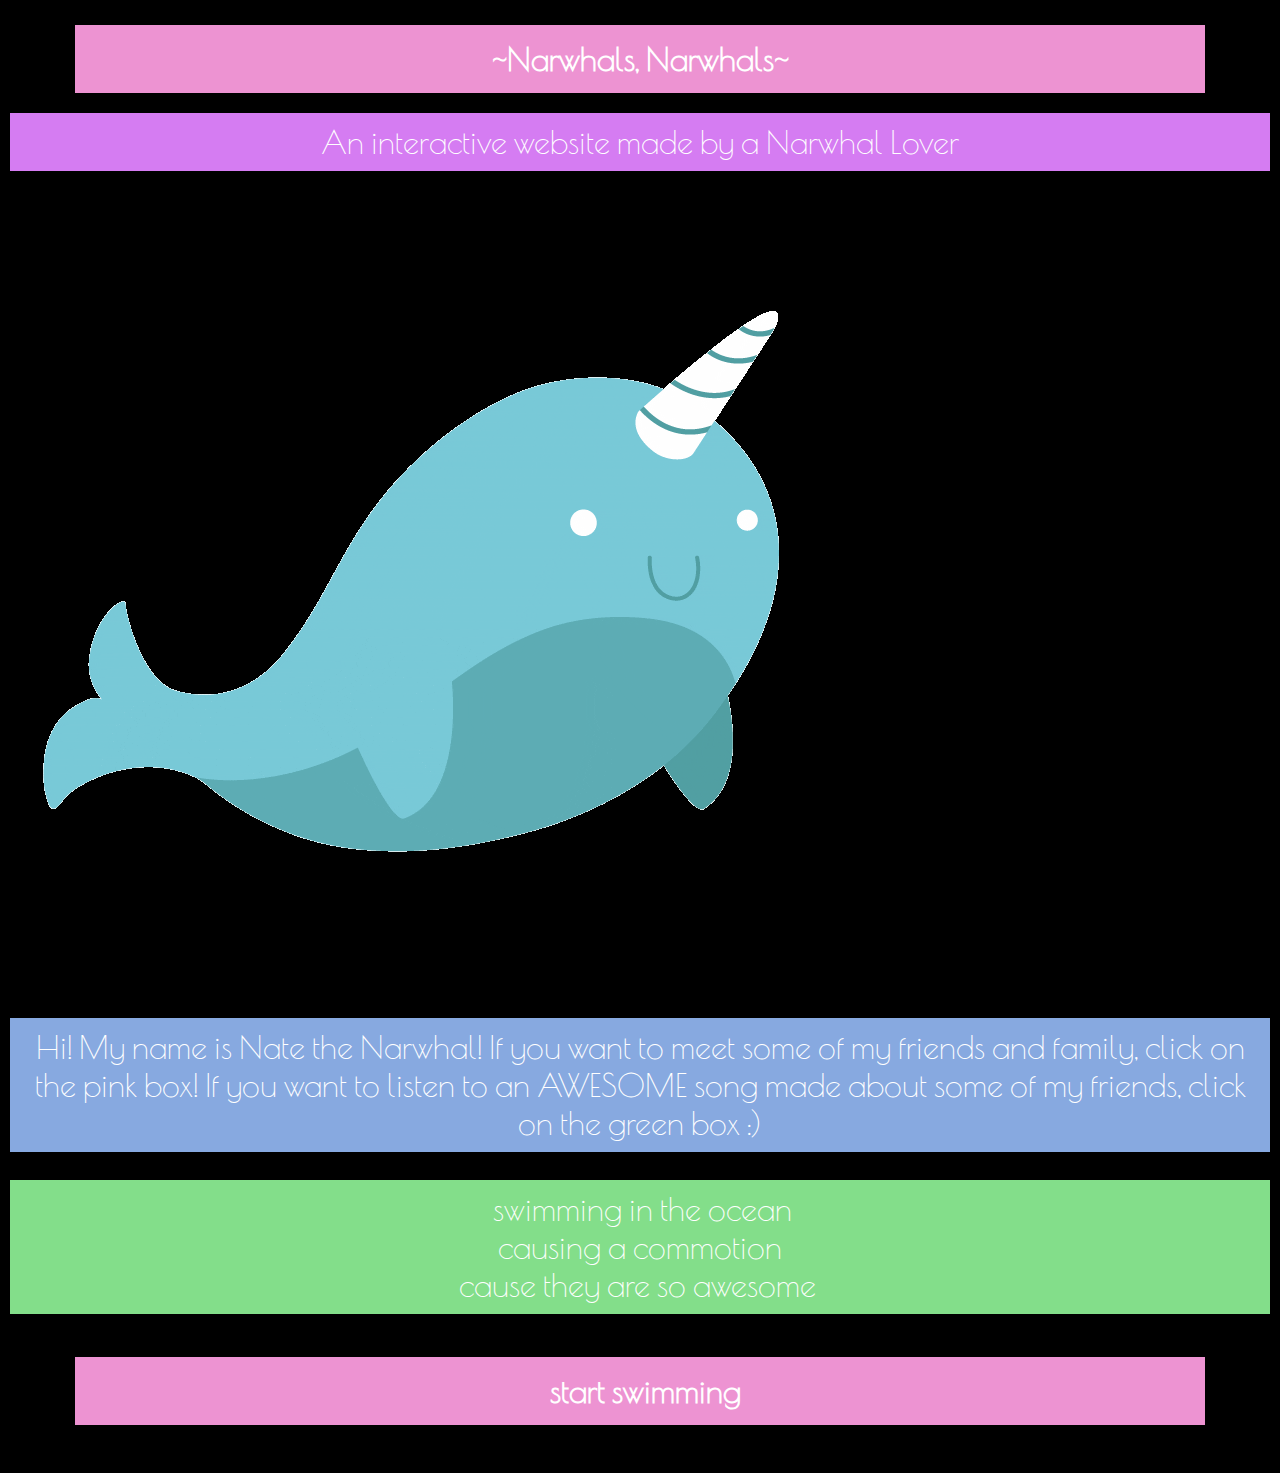
<file: index.html>
<!DOCTYPE html>
<html lang="en" dir="ltr">
<head>
    <meta charset="utf-8">
    <title>Welcome!</title>
    <link rel="stylesheet" type="text/css" href="css/style.css">
</head>
  <h1>~Narwhals, Narwhals~</h1>
  <div class="boxes" id="Div2">An interactive website made by a Narwhal Lover</div>
<body>
<space>
  <img src="images/Narwhal.gif"</a></p>
<space>
  <div class="boxes" id="text"> Hi! My name is Nate the Narwhal! If you want to meet some of my friends and family, click on the pink box! If you want to listen to an AWESOME song made about some of my friends, click on the green box :) </div>
<space>
  <div class="boxes" id="Div3"><a href="Narwhal_Vid.html"> swimming in the ocean<br>
  causing a commotion <br>
  cause they are so awesome</div>
<space>
  <h1><a href="page2.html"> start swimming</a></h1>
</body>
</html>
</file>
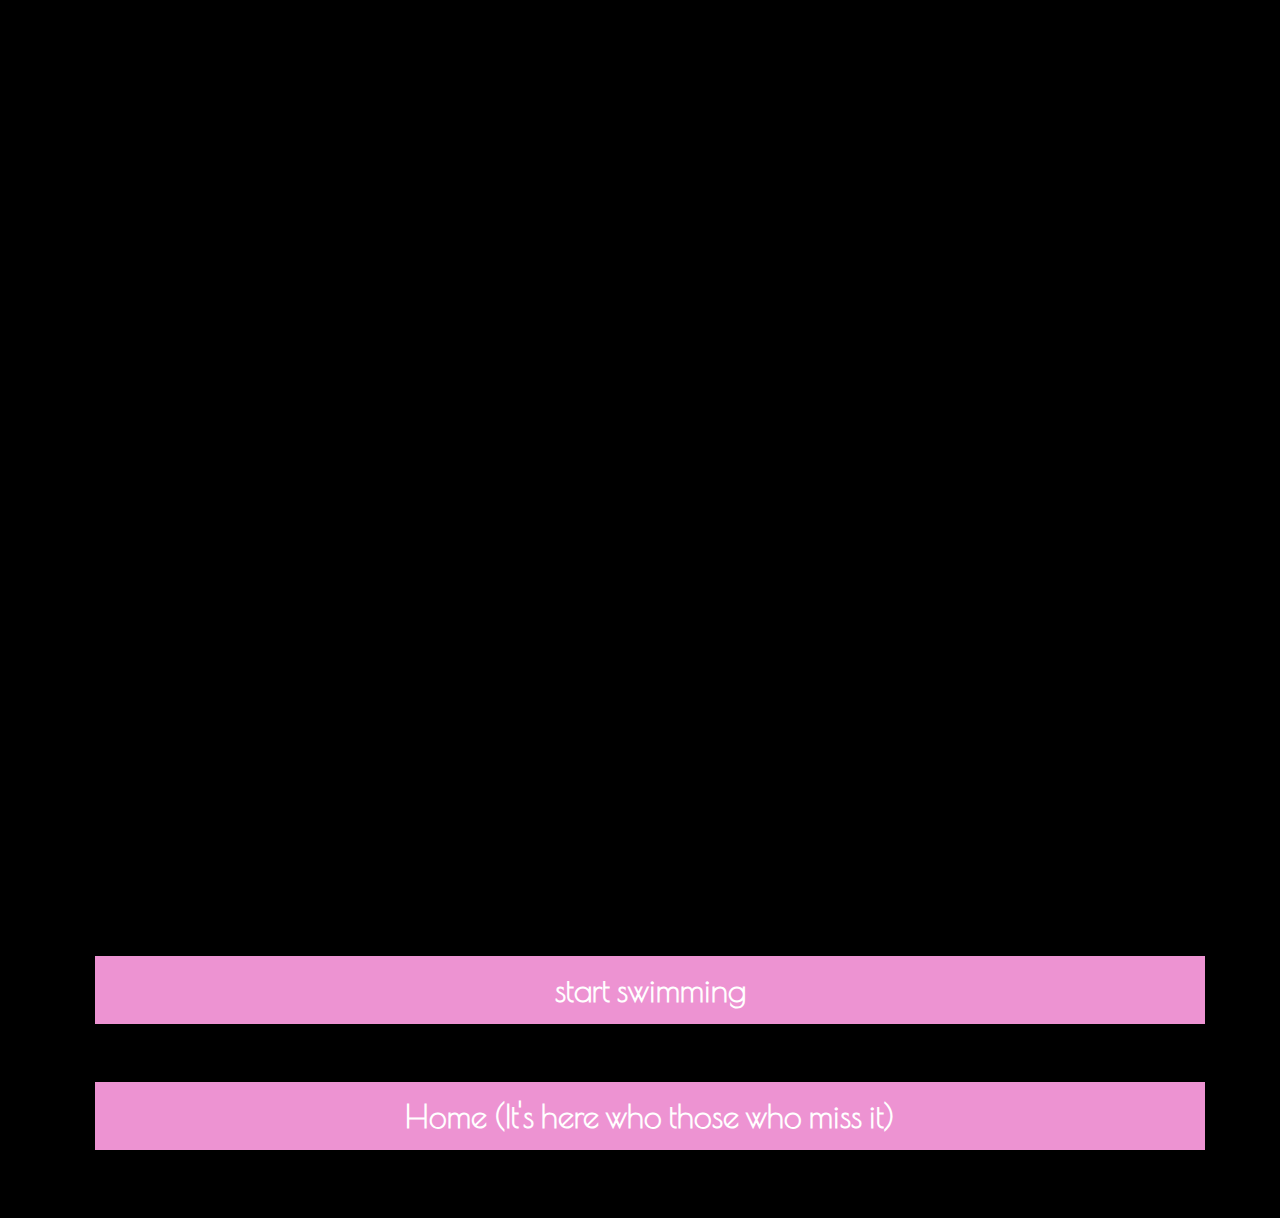
<file: Narwhal_Vid.html>
.<!DOCTYPE html>
<html lang="en" dir="ltr">
<head>
    <meta charset="utf-8">
    <title>Narwhals : animated music video : MrWeebl</title>
    <link rel="stylesheet" type="text/css" href="css/style.css">
</head>
<body>
<div class="boxes" id="Video"><iframe width="1120" height="630" src="https://www.youtube.com/embed/ykwqXuMPsoc" frameborder="0" allow="accelerometer; autoplay; encrypted-media; gyroscope; picture-in-picture" allowfullscreen></iframe></div>
<space>
  <h1><a href="page2.html"> start swimming</a></h1>
<space>
  <h1><a href="index.html">Home (It's here who those who miss it)</a></h1>
</body>
</html>
</file>
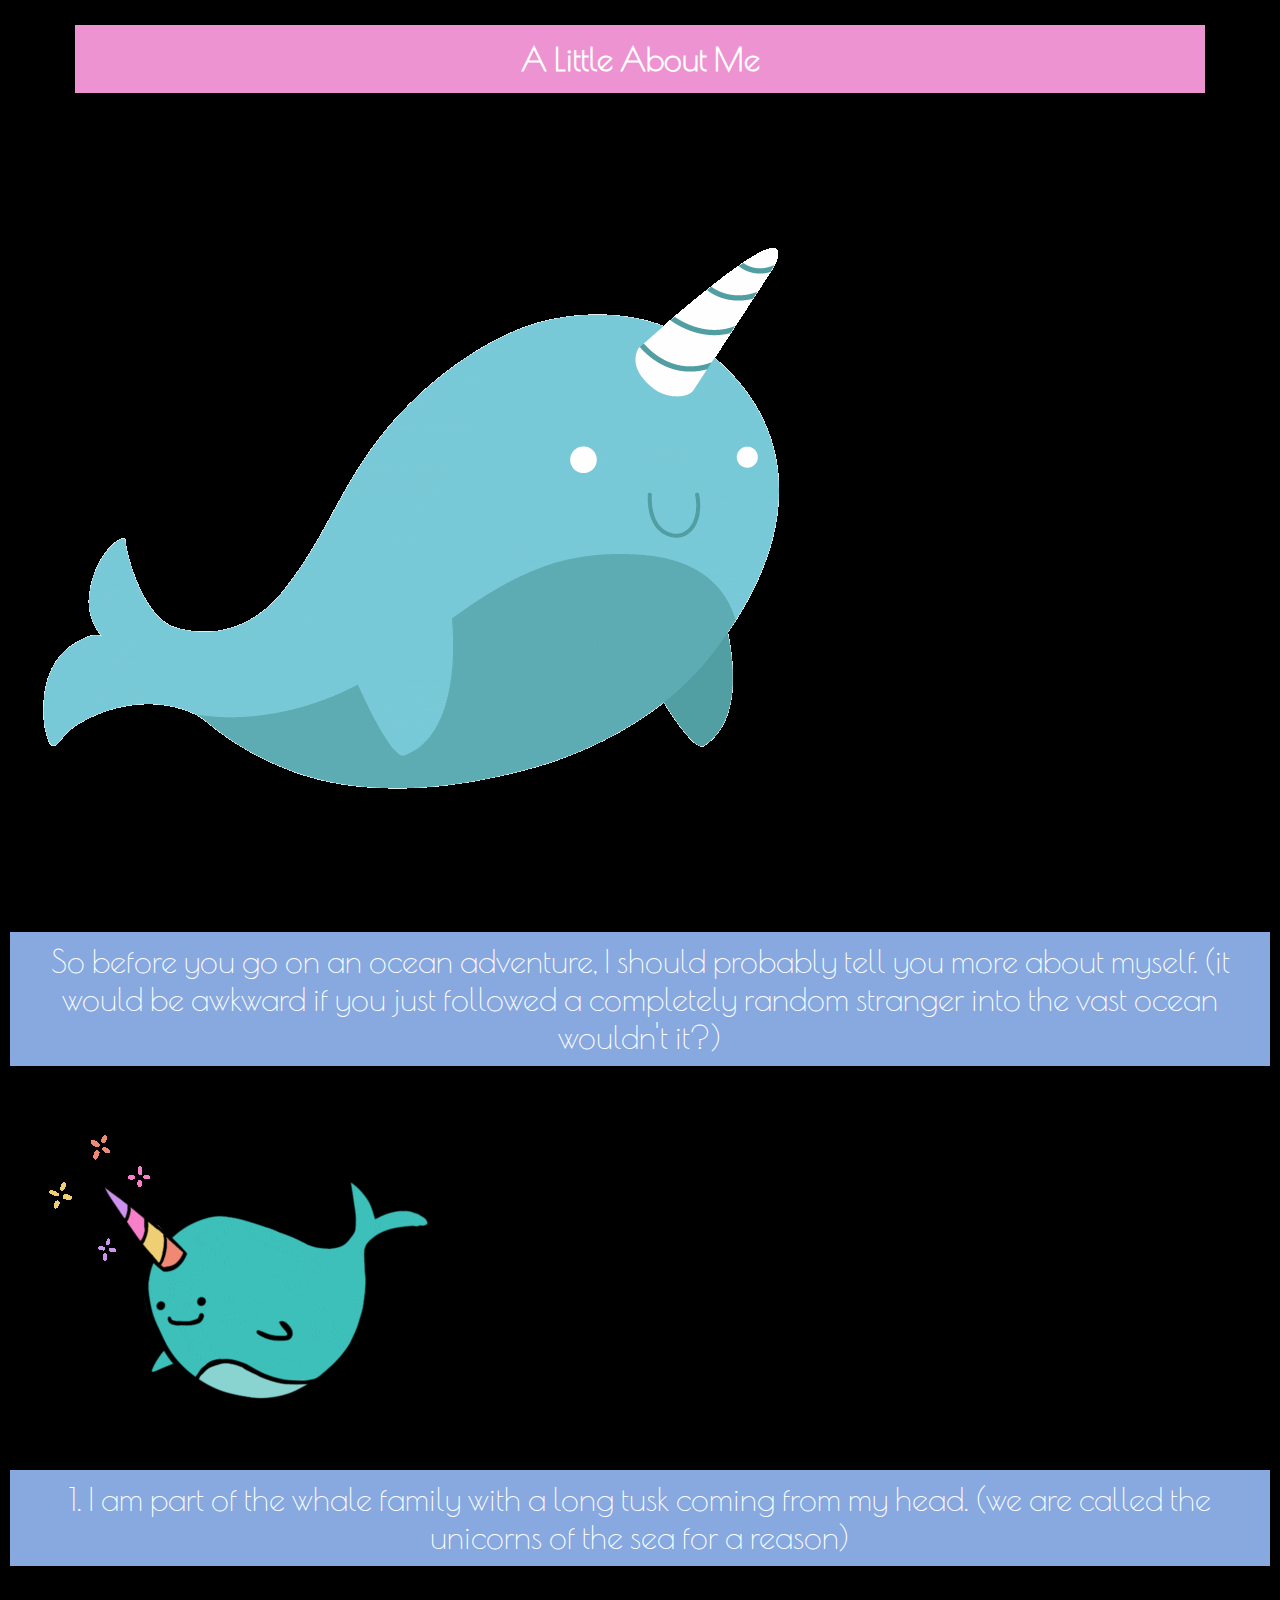
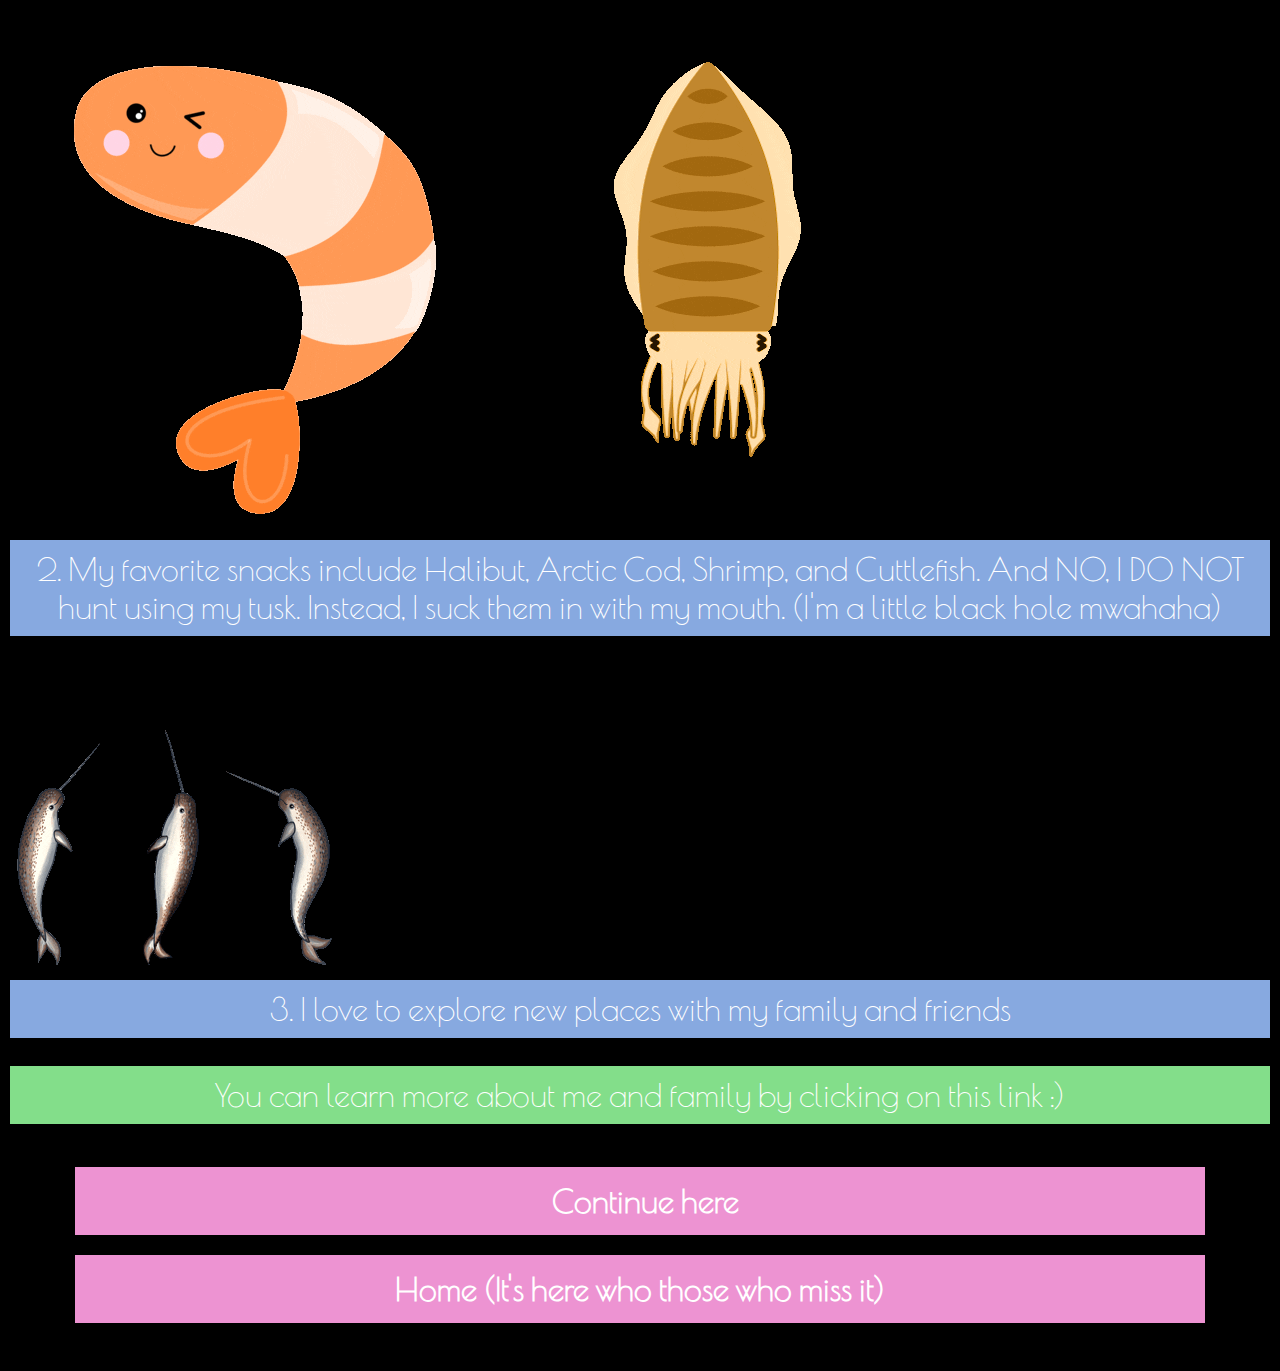
<file: page2.html>
<!DOCTYPE html>
<html lang="en" dir="ltr">
  <head>
    <meta charset="utf-8">
    <title>A Little About Me</title>
    <link rel="stylesheet" type="text/css" href="css/style.css">
  </head>
  <body>
  <h1> A Little About Me</h1>
<space>
<img src="images/Narwhal.gif">
    <div class="boxes" id="text"> So before you go on an ocean adventure, I should probably tell you more about myself. (it would be awkward if you just followed a completely random stranger into the vast ocean wouldn't it?)</div>
<space>
<img src="images/narwhal2.gif">
    <div class="boxes" id="text">1. I am part of the whale family with a long tusk coming from my head. (we are called the unicorns of the sea for a reason)</div>
<space>
<img src="images/shrimp.gif">
<img src="images/cuttlefish.gif">
    <div class="boxes" id="text">2. My favorite snacks include Halibut, Arctic Cod, Shrimp, and Cuttlefish. And NO, I DO NOT hunt using my tusk. Instead, I suck them in with my mouth. (I'm a little black hole mwahaha)</div>
<space>
<img src="images/3narwhals.gif">
    <div class="boxes" id="text">3. I love to explore new places with my family and friends</div>
<space>
    <div class="boxes" id="Div3"><a href="https://en.wikipedia.org/wiki/Narwhal">You can learn more about me and family by clicking on this link :)</div>
<space>
  <h1><a href="page3.html">Continue here</a></h1>
  <h1><a href="index.html">Home (It's here who those who miss it)</a></h1>
  </body>
</html>
</file>
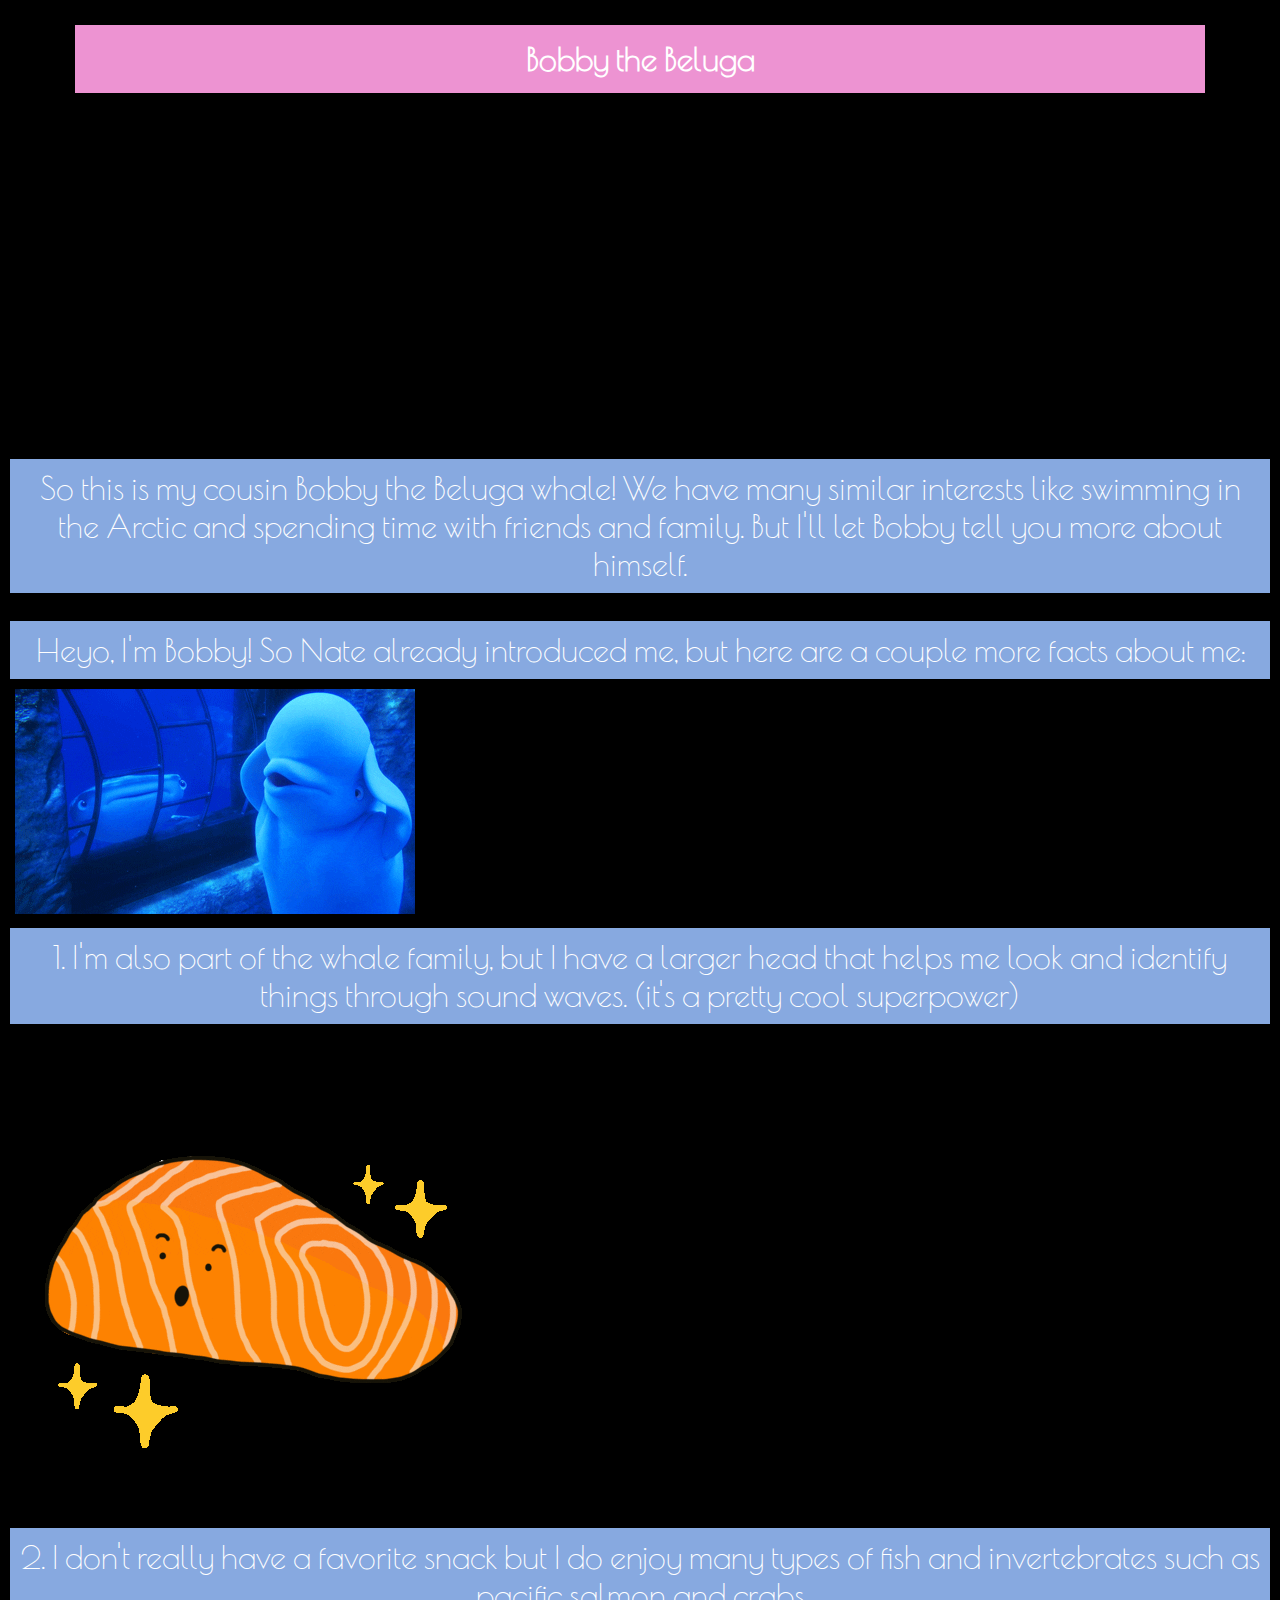
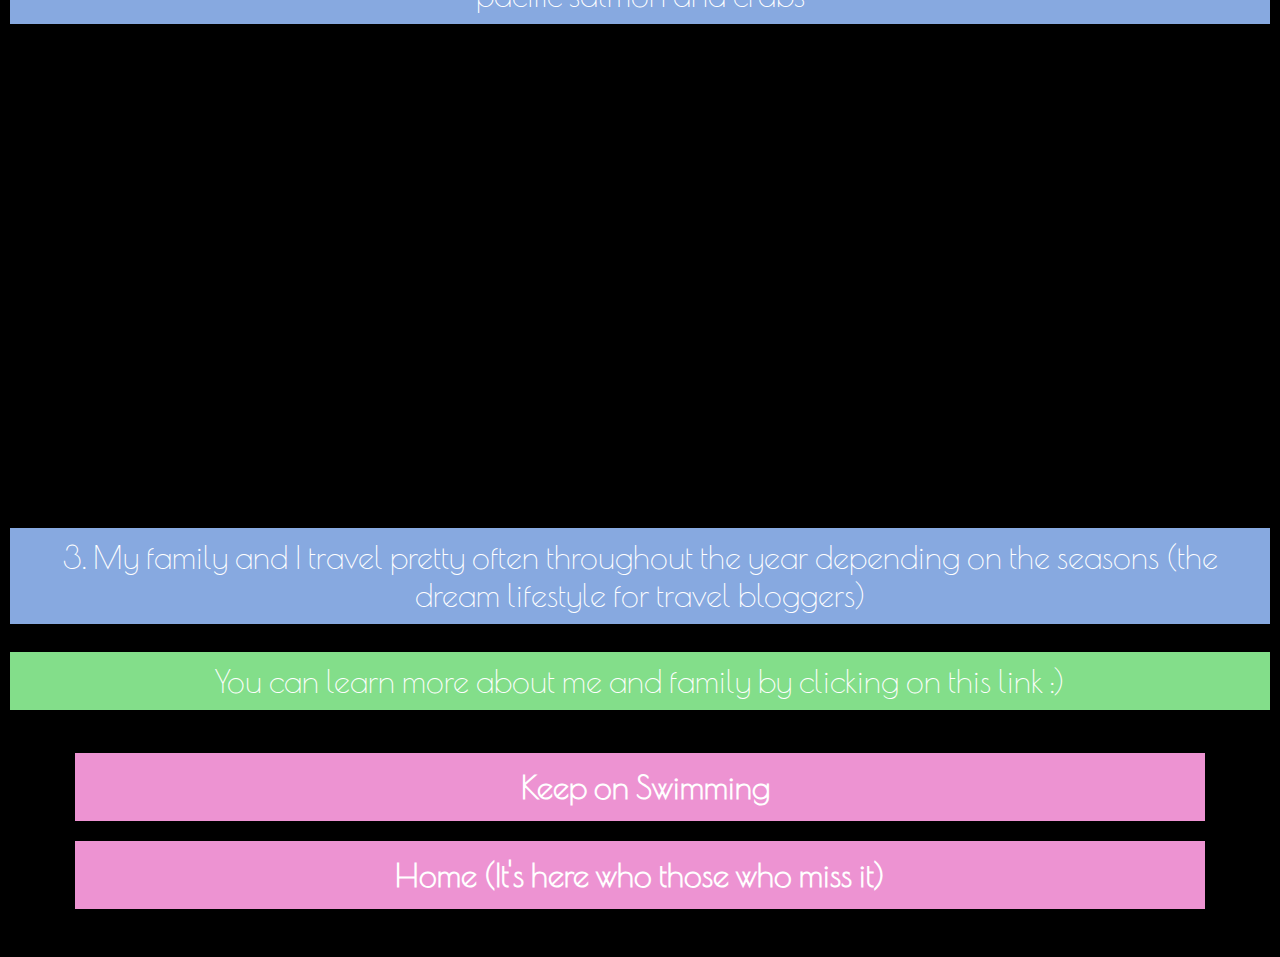
<file: page3.html>
<!DOCTYPE html>
<html lang="en" dir="ltr">
  <head>
    <meta charset="utf-8">
    <title>Bobby the Beluga</title>
    <link rel="stylesheet" type="text/css" href="css/style.css">
  </head>
  <body>
  <h1> Bobby the Beluga</h1>
<div style="width:40%;height:0;padding-bottom:25%;position:relative;"><iframe src="https://giphy.com/embed/xUPGcp084aN0TS7XdC" width="100%" height="100%" style="position:absolute" frameBorder="0" class="giphy-embed" allowFullScreen></iframe></div><p><a href="https://giphy.com/gifs/animation-2d-piano-xUPGcp084aN0TS7XdC"></a></p>
<space>
    <div class="boxes" id="text"> So this is my cousin Bobby the Beluga whale! We have many similar interests like swimming in the Arctic and spending time with friends and family. But I'll let Bobby tell you more about himself.</div>
<space>
    <div class="boxes" id="text"> Heyo, I'm Bobby! So Nate already introduced me, but here are a couple more facts about me: </div>
<space>
<img src="images/bighead.gif">
    <div class="boxes" id="text"> 1. I'm also part of the whale family, but I have a larger head that helps me look and identify things through sound waves. (it's a pretty cool superpower)</div>
<space>
<img src="images/salmon.gif">
    <div class="boxes" id="text"> 2. I don't really have a favorite snack but I do enjoy many types of fish and invertebrates such as pacific salmon and crabs</div>
<space>
<img src="images/plane.gif">
    <div class="boxes" id="text"> 3. My family and I travel pretty often throughout the year depending on the seasons (the dream lifestyle for travel bloggers)</div>
<space>
    <div class="boxes" id="Div3"><a href="https://en.wikipedia.org/wiki/Beluga_whale">You can learn more about me and family by clicking on this link :)</div>
<space>
  <h1><a href="page4.html">Keep on Swimming</a></h1>
  <h1><a href="index.html">Home (It's here who those who miss it)</a></h1>
  </body>
</html>
</file>
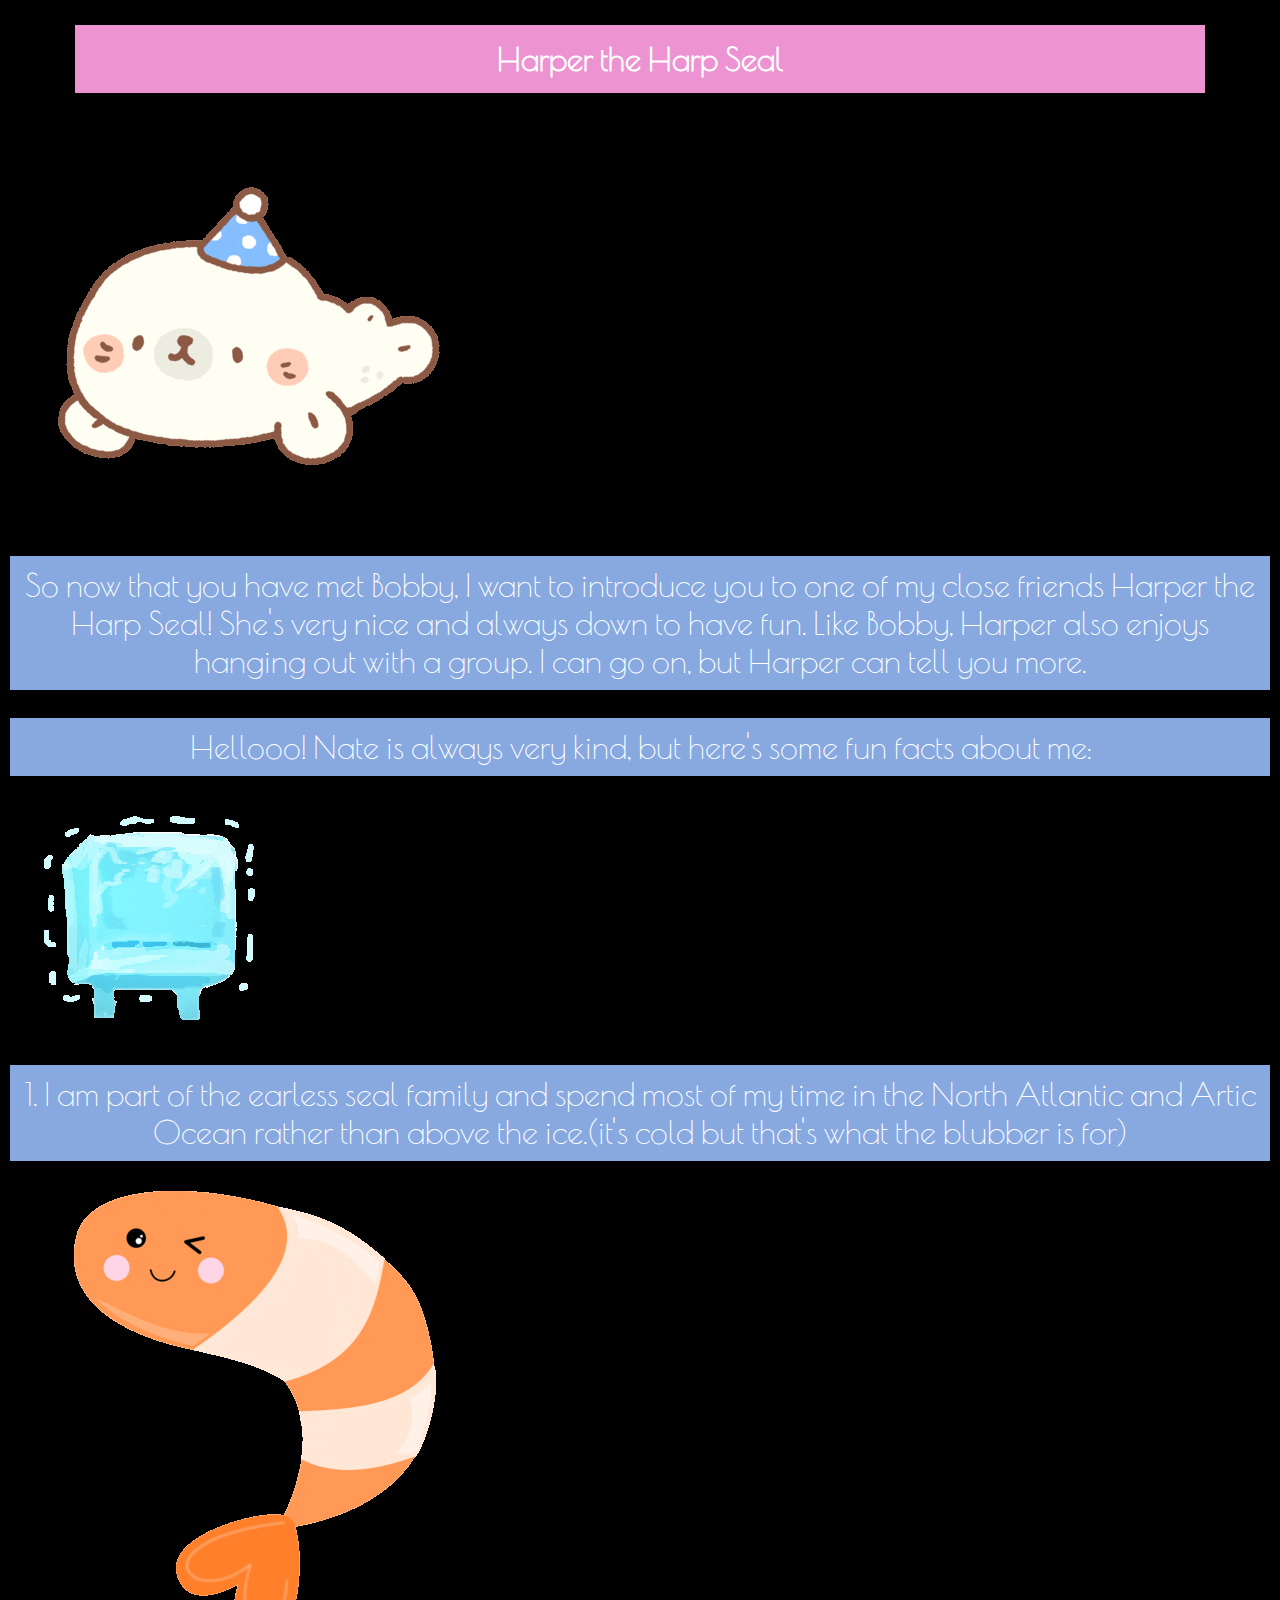
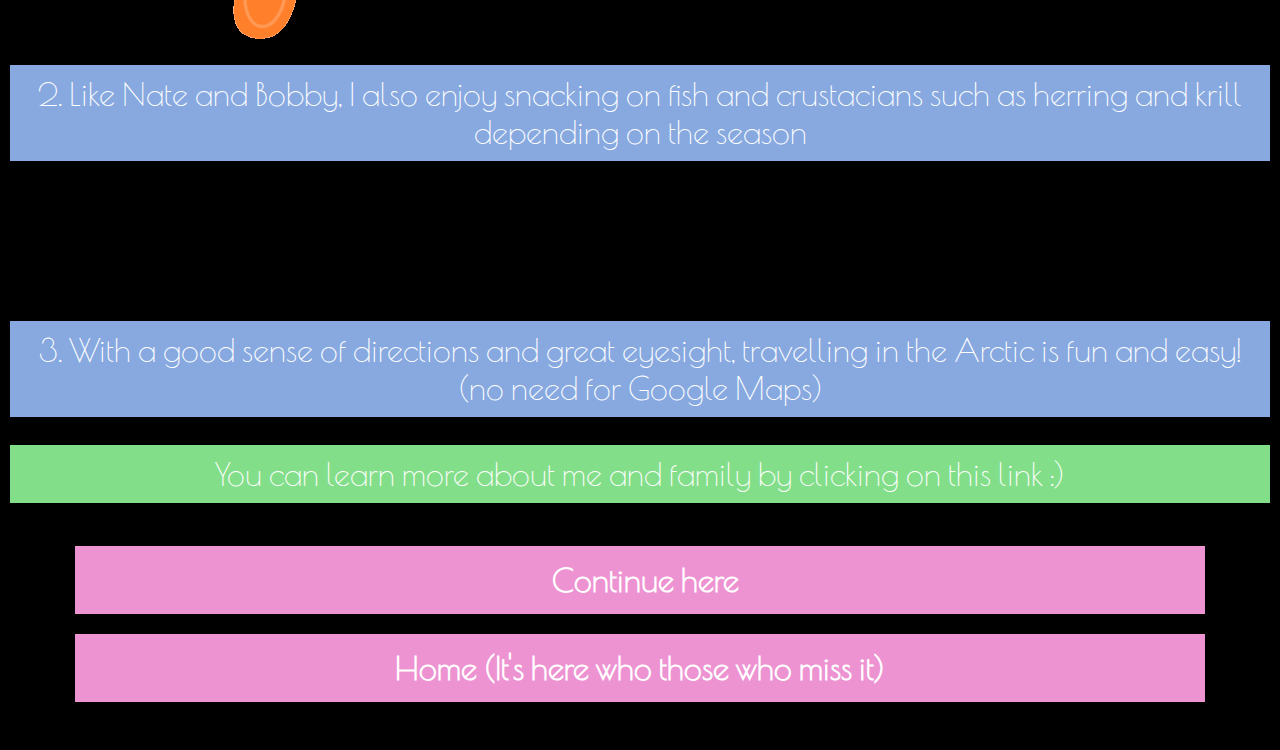
<file: page4.html>
<!DOCTYPE html>
<html lang="en" dir="ltr">
  <head>
    <meta charset="utf-8">
    <title>Harper the Harp Seal</title>
    <link rel="stylesheet" type="text/css" href="css/style.css">
  </head>
  <body>
  <h1>Harper the Harp Seal</h1>
<space>
<img src="images/seal.gif">
    <div class="boxes" id="text"> So now that you have met Bobby, I want to introduce you to one of my close friends Harper the Harp Seal! She's very nice and always down to have fun. Like Bobby, Harper also enjoys hanging out with a group. I can go on, but Harper can tell you more. </div>
<space>
    <div class="boxes" id="text">Hellooo! Nate is always very kind, but here's some fun facts about me:</div>
<space>
<img src="images/ice.gif">
    <div class="boxes" id="text">1. I am part of the earless seal family and spend most of my time in the North Atlantic and Artic Ocean rather than above the ice.(it's cold but that's what the blubber is for)</div>
<space>
<img src="images/shrimp.gif">
    <div class="boxes" id="text">2. Like Nate and Bobby, I also enjoy snacking on fish and crustacians such as herring and krill depending on the season</div>
<space>
<div style="width:50%;height:20%;padding-bottom:10%;position:relative;"><iframe src="https://giphy.com/embed/1hM7Hr86iiVZcu4O6g" width="100%" height="100%" style="position:absolute" frameBorder="0" class="giphy-embed" allowFullScreen></iframe></div><p><a href="https://giphy.com/stickers/bartacolife-wave-wavy-bartaco-1hM7Hr86iiVZcu4O6g"></a></p>
    <div class="boxes" id="text">3. With a good sense of directions and great eyesight, travelling in the Arctic is fun and easy!(no need for Google Maps)</div>
<space>
    <div class="boxes" id="Div3"><a href="https://en.wikipedia.org/wiki/Harp_seal">You can learn more about me and family by clicking on this link :)</div>
<space>
  <h1><a href="page5.html">Continue here</a></h1>
  <h1><a href="index.html">Home (It's here who those who miss it)</a></h1>
  </body>
</html>
</file>
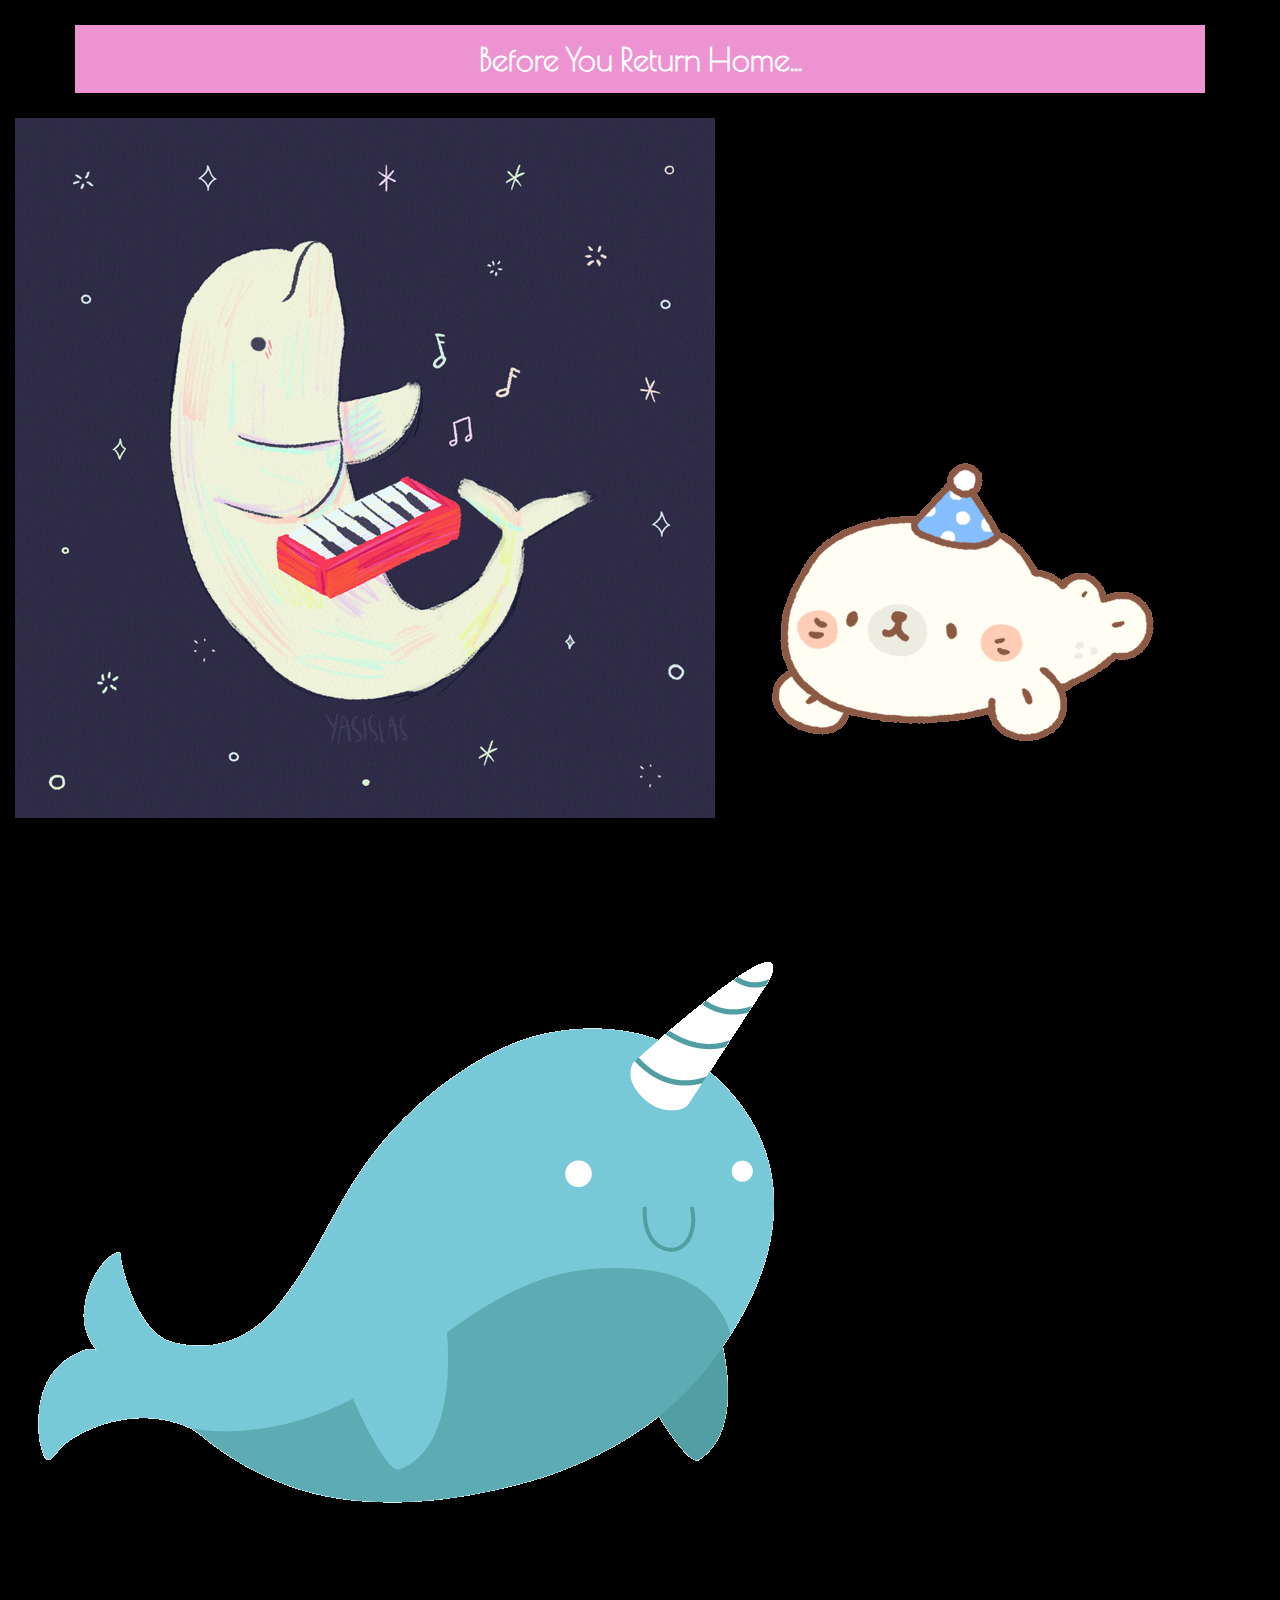
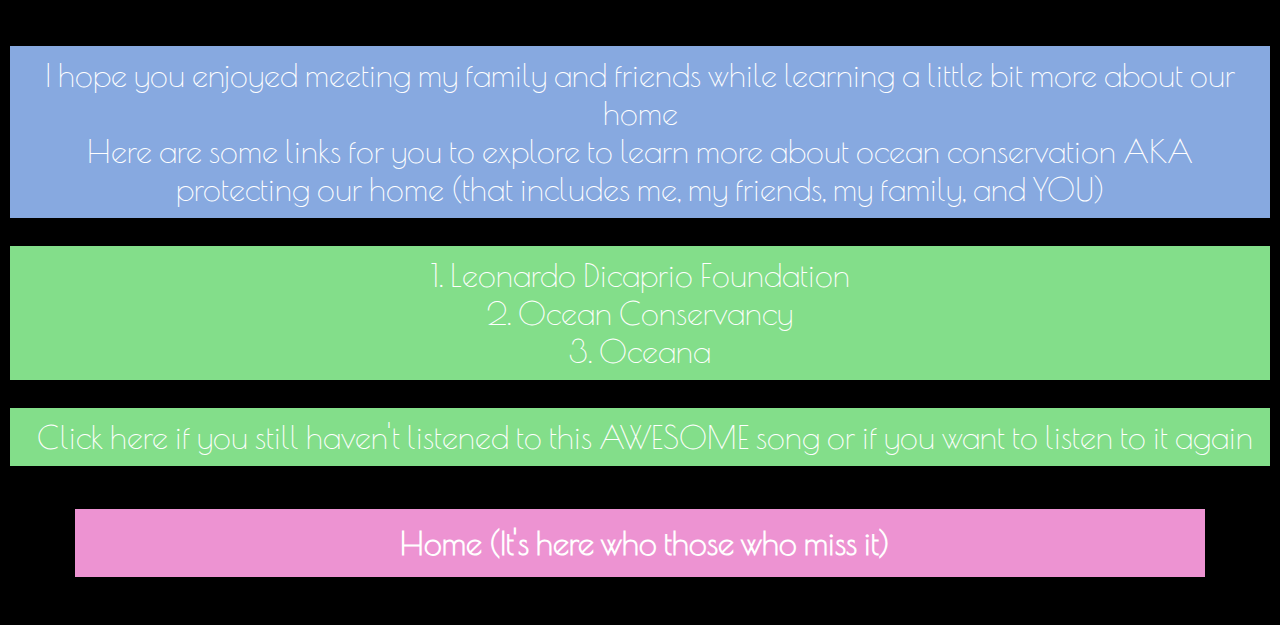
<file: page5.html>
<!DOCTYPE html>
<html lang="en" dir="ltr">
  <head>
    <meta charset="utf-8">
    <title>Before You Return Home</title>
    <link rel="stylesheet" type="text/css" href="css/style.css">
  </head>
  <body>
    <h1>Before You Return Home...</h1>
<space>
<img src="images/beluga.gif">
<img src="images/seal.gif">
<img src="images/Narwhal.gif">
<space>
    <div class="boxes" id="text"> I hope you enjoyed meeting my family and friends while learning a little bit more about our home<br>Here are some links for you to explore to learn more about ocean conservation AKA protecting our home (that includes me, my friends, my family, and YOU)</div>
<space>
    <div class="boxes" id="Div3"><a href="https://www.leonardodicaprio.org/programs/marine-life-ocean-conservation/"> 1. Leonardo Dicaprio Foundation<br>
    <a href="https://oceanconservancy.org/"> 2. Ocean Conservancy<br>
    <a href="https://oceana.org/"> 3. Oceana</div>
<space>
  <div class="boxes" id="Div3"><a href="Narwhal_Vid.html"> Click here if you still haven't listened to this AWESOME song or if you want to listen to it again</div>
<space>
    <h1><a href="index.html">Home (It's here who those who miss it)</a></h1>
  </body>
</html>
</file>
<file: css/style.css>
@import url('https://fonts.googleapis.com/css?family=Poiret+One&display=swap');
* {
  margin: 5px;
  padding: 10;
  }

  #Picture1{
    width: 25%;
    }

  #Picture2{
    width: 35%;
    }

body{
  background-color: black;
  background-image: url('https://media.giphy.com/media/l2JhIFkIowUP6PBBe/giphy.gif');
  display: block;
  margin-left: auto;
  margin-right: auto;
  width: 100%;
}

a:link {
  color: white;
  text-decoration: none;
}

a:hover {
  color: white;
  text-decoration: underline;
}

a:visited {
  color: white;
  text-decoration: none;
}

h1 {
  background-color: #ed93d2;
  color: white;
  font-family: 'Poiret One', cursive;
  font-size:2em;
  text-align: center;
  margin: 20px 70px;
  padding: 15px;
}

.boxes {
  width: 80%;
  height: 400px;
  text-align: center;
  line-height: normal;
  font-family: 'Poiret One', cursive;
  font-size:2em;
}
/*narrative text*/
  #text {
    background-color: #87a9e0;
    color: white;
    width: auto;
    height: 70%;
    text-align: center;
    padding: 10px;
  }

  #Div2 {
    background-color: #d57cf2;
    color: white;
    width: auto;
    height: 70%;
    text-align: center;
    padding: 10px;
  }

  #Div3 {
    background-color:#83de8a;
    width: auto;
    height: 70%;
    text-align: center;
    padding: 10px;
  }
  #Video {
    background-color: none;
    width: auto;
    height: 100%;
    text-align: center;
    padding: 10px;
  }
</file>
